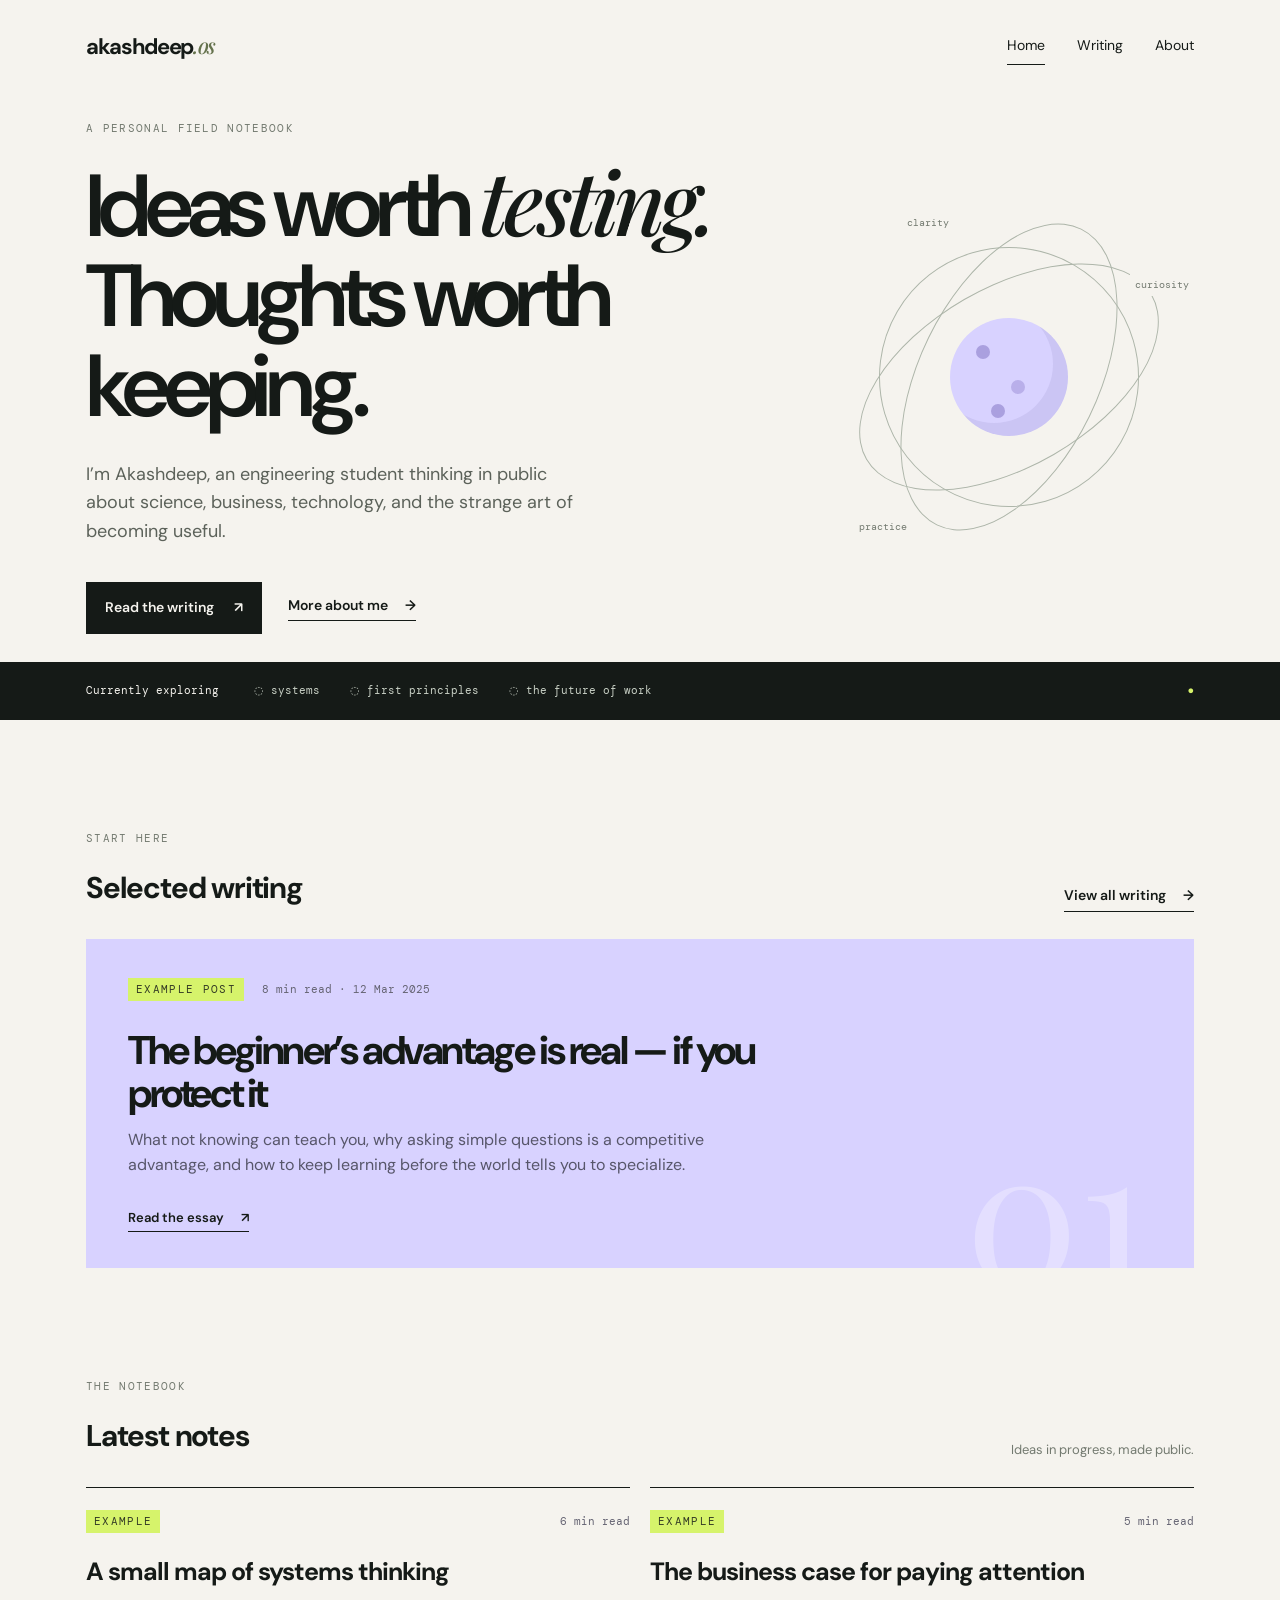
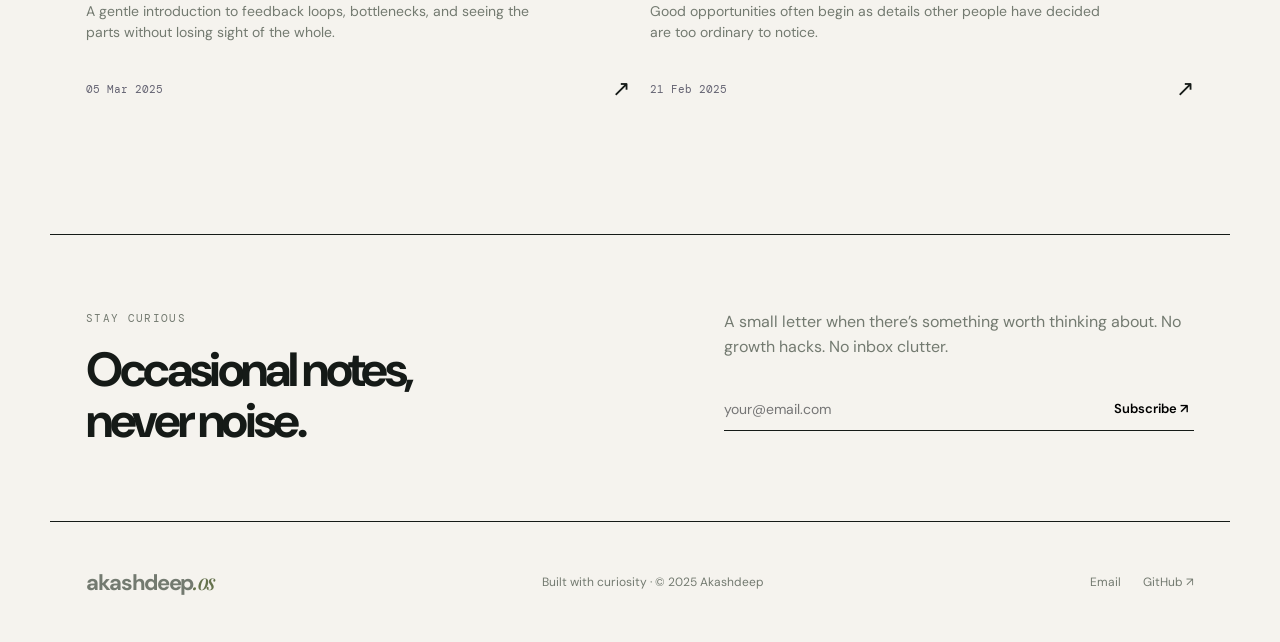
<file: index.html>
<!doctype html>
<html lang="en">
<head>
  <meta charset="utf-8">
  <meta name="viewport" content="width=device-width, initial-scale=1">
  <meta name="description" content="akashdeep.os — notes on science, thinking, business, and becoming."
  <title></title>
  <link rel="stylesheet" href="styles.css">
  <link rel="icon" href="data:image/svg+xml,%3Csvg xmlns='http://www.w3.org/2000/svg' viewBox='0 0 100 100'%3E%3Crect width='100' height='100' rx='22' fill='%23151a17'/%3E%3Ctext x='50' y='67' font-size='58' text-anchor='middle' fill='%23d6f36b'%3Ea%3C/text%3E%3C/svg%3E">
</head>
<body>
  <header class="site-header">
    <a class="wordmark" href="index.html" aria-label="akashdeep.os home"><span>akashdeep</span><b>.os</b></a>
    <nav aria-label="Main navigation"><a class="active" href="index.html">Home</a><a href="blog.html">Writing</a><a href="about.html">About</a></nav>
  </header>

  <main>
    <section class="hero wrap">
      <div class="hero-copy">
        <p class="eyebrow">A personal field notebook</p>
        <h1>Ideas worth <em>testing.</em><br>Thoughts worth keeping.</h1>
        <p class="lede">I’m Akashdeep, an engineering student thinking in public about science, business, technology, and the strange art of becoming useful.</p>
        <div class="hero-actions"><a class="button button-dark" href="blog.html">Read the writing <span>↗</span></a><a class="text-link" href="about.html">More about me <span>→</span></a></div>
      </div>
      <div class="orbit-art" aria-hidden="true"><div class="orbit orbit-a"></div><div class="orbit orbit-b"></div><div class="orbit orbit-c"></div><div class="planet"></div><span class="orbit-label label-a">curiosity</span><span class="orbit-label label-b">practice</span><span class="orbit-label label-c">clarity</span></div>
    </section>

    <section class="signal-bar"><div class="wrap signal-inner"><span>Currently exploring</span><div class="signals"><span>◌ systems</span><span>◌ first principles</span><span>◌ the future of work</span></div><span class="signal-dot">●</span></div></section>

    <section class="featured wrap">
      <div class="section-heading"><div><p class="eyebrow">Start here</p><h2>Selected writing</h2></div><a class="text-link" href="blog.html">View all writing <span>→</span></a></div>
      <article class="feature-card"><div class="feature-meta"><span class="tag">EXAMPLE POST</span><span>8 min read · 12 Mar 2025</span></div><h3>The beginner’s advantage is real — if you protect it</h3><p>What not knowing can teach you, why asking simple questions is a competitive advantage, and how to keep learning before the world tells you to specialize.</p><a class="arrow-link" href="post.html">Read the essay <span>↗</span></a><div class="feature-number">01</div></article>
    </section>

    <section class="latest wrap"><div class="section-heading"><div><p class="eyebrow">The notebook</p><h2>Latest notes</h2></div><span class="muted">Ideas in progress, made public.</span></div><div id="latest-posts" class="post-grid"></div></section>

    <section class="newsletter wrap"><div><p class="eyebrow">Stay curious</p><h2>Occasional notes,<br>never noise.</h2></div><div class="newsletter-copy"><p>A small letter when there’s something worth thinking about. No growth hacks. No inbox clutter.</p><form onsubmit="return subscribe(event)"><label class="sr-only" for="email">Email address</label><input id="email" type="email" placeholder="your@email.com" required><button type="submit">Subscribe <span>↗</span></button></form><p id="form-note" class="form-note" aria-live="polite"></p></div></section>
  </main>
  <footer class="site-footer wrap"><a class="wordmark" href="index.html"><span>akashdeep</span><b>.os</b></a><p>Built with curiosity · © 2025 Akashdeep</p><div class="footer-links"><a href="mailto:hello@akashdeep.os">Email</a><a href="https://github.com" target="_blank" rel="noreferrer">GitHub ↗</a></div></footer>
  <script src="posts.js"></script><script src="script.js"></script>
</body>
</html>
</file>
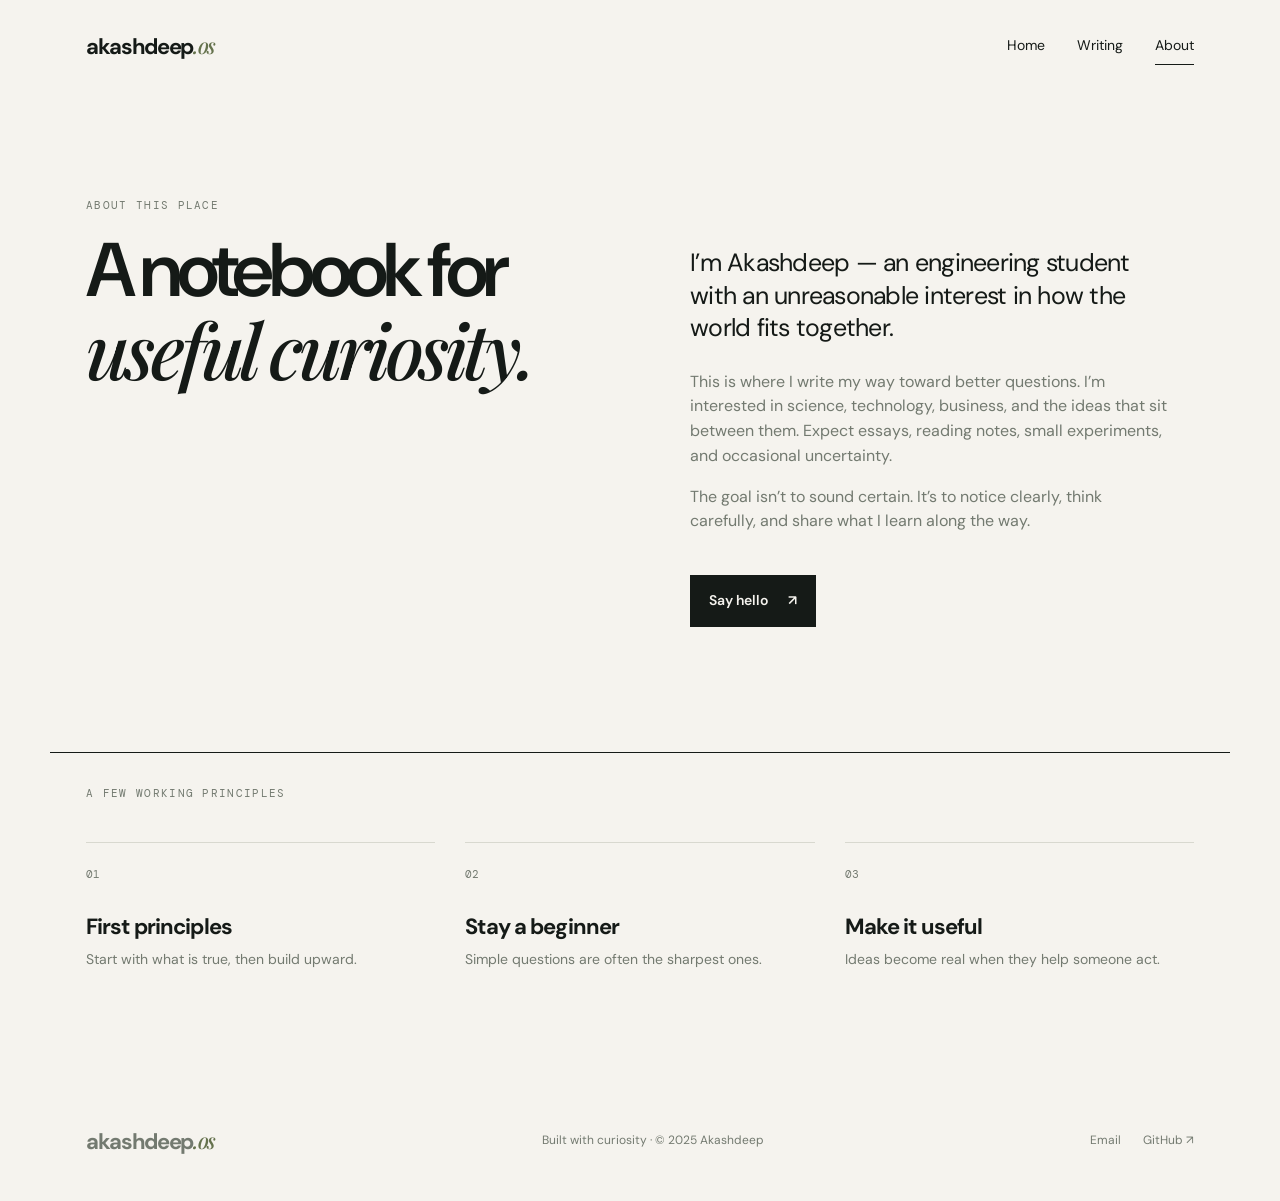
<file: about.html>
<!doctype html>
<html lang="en"><head><meta charset="utf-8"><meta name="viewport" content="width=device-width, initial-scale=1"><meta name="description" content="About Akashdeep and akashdeep.os"><title>About — akashdeep.os</title><link rel="stylesheet" href="styles.css"></head>
<body><header class="site-header"><a class="wordmark" href="index.html"><span>akashdeep</span><b>.os</b></a><nav aria-label="Main navigation"><a href="index.html">Home</a><a href="blog.html">Writing</a><a class="active" href="about.html">About</a></nav></header><main><section class="about-layout wrap"><div><p class="eyebrow">About this place</p><h1>A notebook for <em>useful curiosity.</em></h1></div><div class="about-copy"><p class="large-copy">I’m Akashdeep — an engineering student with an unreasonable interest in how the world fits together.</p><p>This is where I write my way toward better questions. I’m interested in science, technology, business, and the ideas that sit between them. Expect essays, reading notes, small experiments, and occasional uncertainty.</p><p>The goal isn’t to sound certain. It’s to notice clearly, think carefully, and share what I learn along the way.</p><a class="button button-dark" href="mailto:hello@akashdeep.os">Say hello <span>↗</span></a></div></section><section class="principles wrap"><p class="eyebrow">A few working principles</p><div class="principle-grid"><div><span>01</span><h3>First principles</h3><p>Start with what is true, then build upward.</p></div><div><span>02</span><h3>Stay a beginner</h3><p>Simple questions are often the sharpest ones.</p></div><div><span>03</span><h3>Make it useful</h3><p>Ideas become real when they help someone act.</p></div></div></section></main><footer class="site-footer wrap"><a class="wordmark" href="index.html"><span>akashdeep</span><b>.os</b></a><p>Built with curiosity · © 2025 Akashdeep</p><div class="footer-links"><a href="mailto:hello@akashdeep.os">Email</a><a href="https://github.com" target="_blank" rel="noreferrer">GitHub ↗</a></div></footer></body></html>
</file>
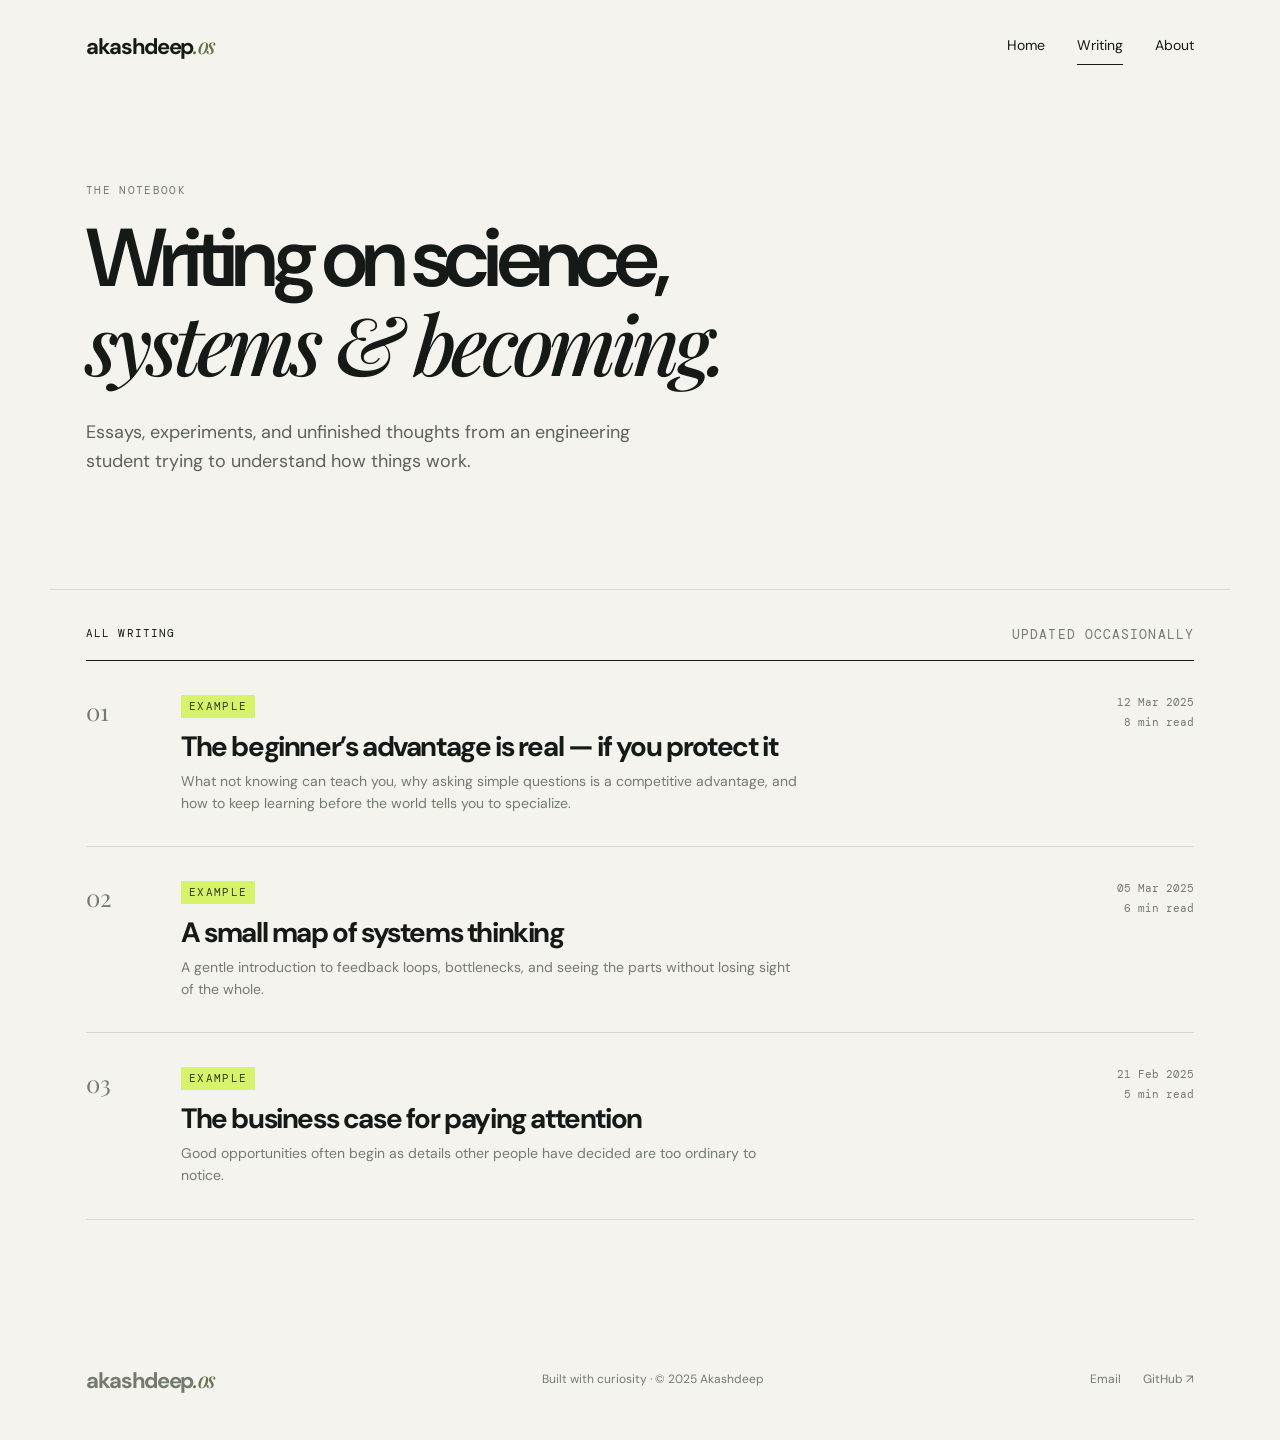
<file: blog.html>
<!doctype html>
<html lang="en"><head><meta charset="utf-8"><meta name="viewport" content="width=device-width, initial-scale=1"><meta name="description" content="Writing from akashdeep.os"><title>Writing — akashdeep.os</title><link rel="stylesheet" href="styles.css"></head>
<body><header class="site-header"><a class="wordmark" href="index.html"><span>akashdeep</span><b>.os</b></a><nav aria-label="Main navigation"><a href="index.html">Home</a><a class="active" href="blog.html">Writing</a><a href="about.html">About</a></nav></header><main><section class="page-intro wrap"><p class="eyebrow">The notebook</p><h1>Writing on science,<br><em>systems & becoming.</em></h1><p class="lede">Essays, experiments, and unfinished thoughts from an engineering student trying to understand how things work.</p></section><section class="archive wrap"><div class="archive-filter"><span>All writing</span><span class="muted">Updated occasionally</span></div><div id="archive-posts"></div></section></main><footer class="site-footer wrap"><a class="wordmark" href="index.html"><span>akashdeep</span><b>.os</b></a><p>Built with curiosity · © 2025 Akashdeep</p><div class="footer-links"><a href="mailto:hello@akashdeep.os">Email</a><a href="https://github.com" target="_blank" rel="noreferrer">GitHub ↗</a></div></footer><script src="posts.js"></script><script src="script.js"></script></body></html>
</file>
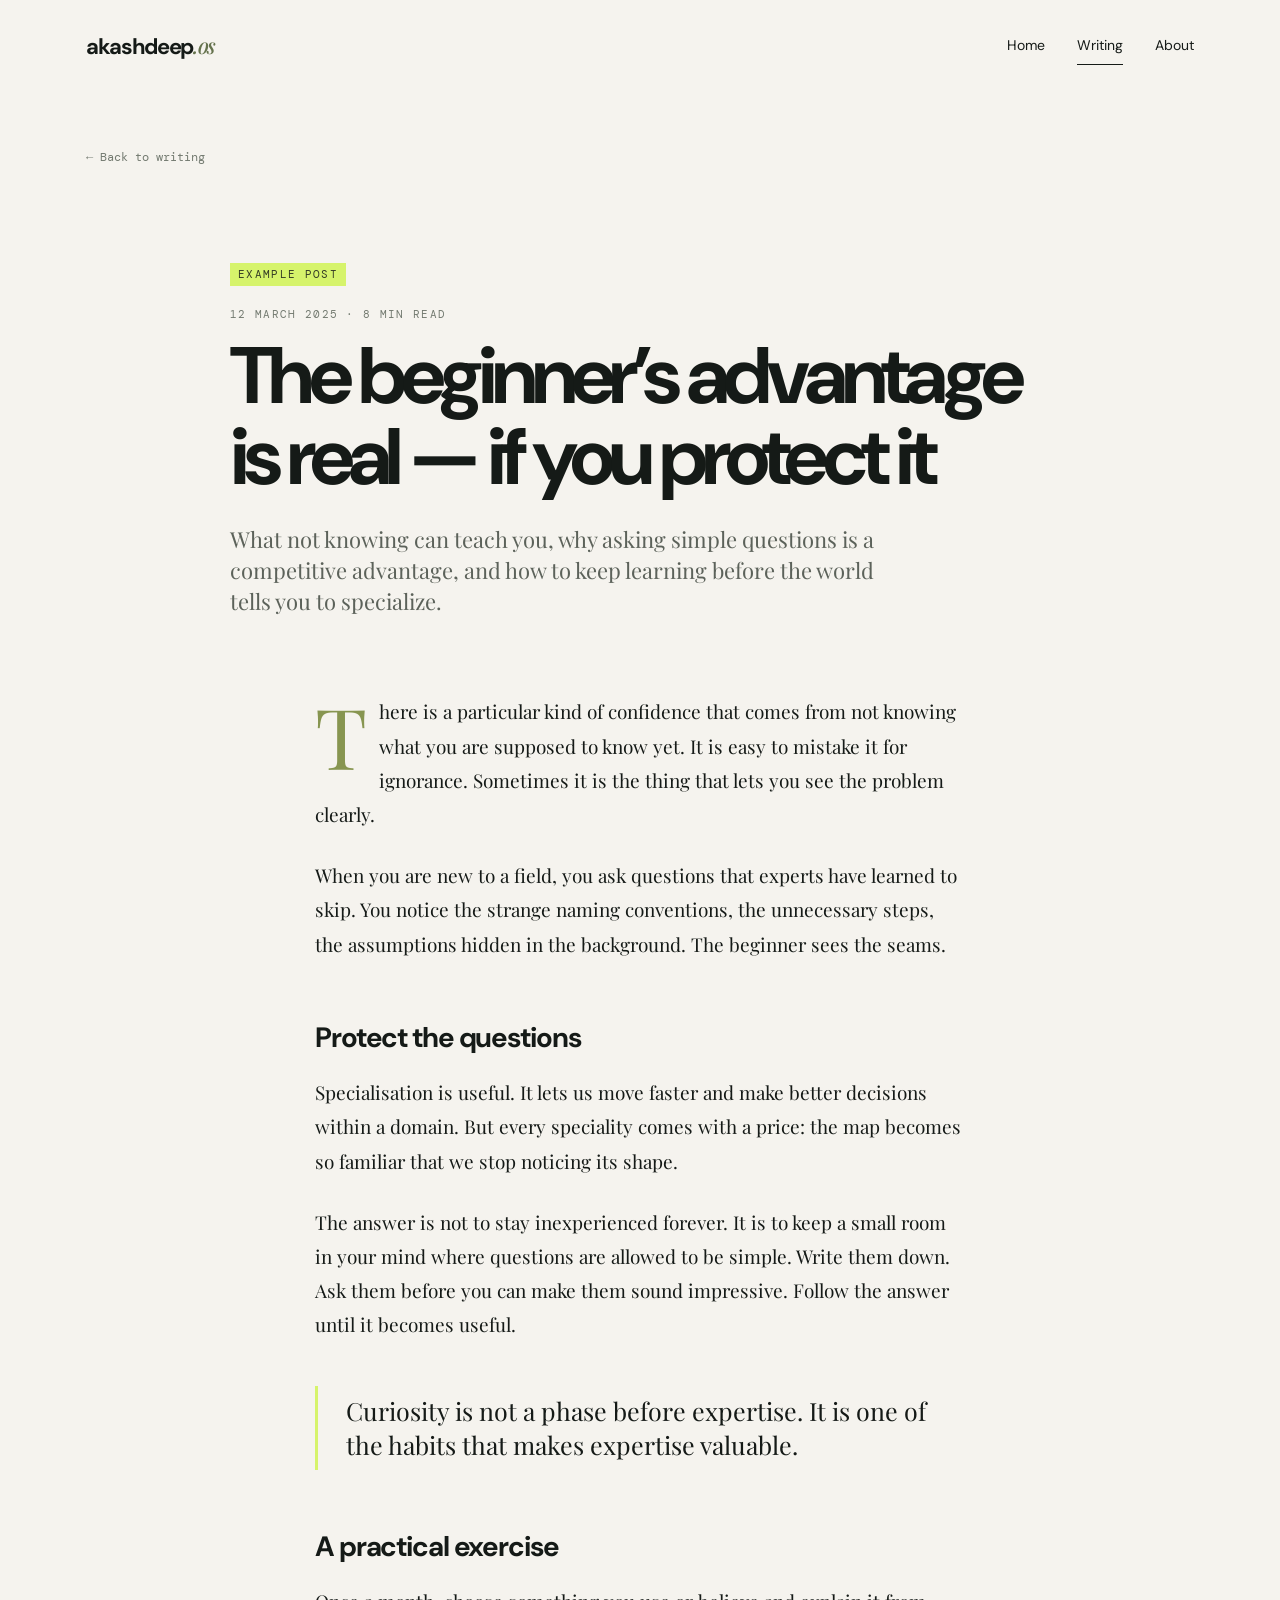
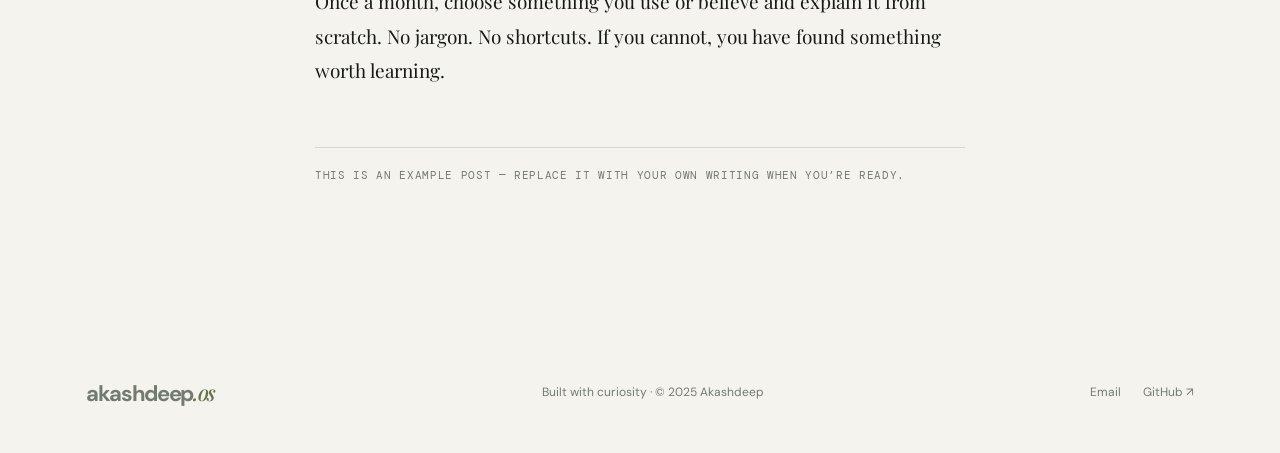
<file: post.html>
<!doctype html>
<html lang="en"><head><meta charset="utf-8"><meta name="viewport" content="width=device-width, initial-scale=1"><meta name="description" content="The beginner’s advantage is real — if you protect it"><title>The beginner’s advantage — akashdeep.os</title><link rel="stylesheet" href="styles.css"></head>
<body><header class="site-header"><a class="wordmark" href="index.html"><span>akashdeep</span><b>.os</b></a><nav aria-label="Main navigation"><a href="index.html">Home</a><a class="active" href="blog.html">Writing</a><a href="about.html">About</a></nav></header><main><article class="essay wrap"><a class="back-link" href="blog.html">← Back to writing</a><div class="essay-head"><span class="tag">EXAMPLE POST</span><p class="eyebrow">12 March 2025 · 8 min read</p><h1>The beginner’s advantage is real — if you protect it</h1><p class="essay-dek">What not knowing can teach you, why asking simple questions is a competitive advantage, and how to keep learning before the world tells you to specialize.</p></div><div class="essay-body"><p class="dropcap">There is a particular kind of confidence that comes from not knowing what you are supposed to know yet. It is easy to mistake it for ignorance. Sometimes it is the thing that lets you see the problem clearly.</p><p>When you are new to a field, you ask questions that experts have learned to skip. You notice the strange naming conventions, the unnecessary steps, the assumptions hidden in the background. The beginner sees the seams.</p><h2>Protect the questions</h2><p>Specialisation is useful. It lets us move faster and make better decisions within a domain. But every speciality comes with a price: the map becomes so familiar that we stop noticing its shape.</p><p>The answer is not to stay inexperienced forever. It is to keep a small room in your mind where questions are allowed to be simple. Write them down. Ask them before you can make them sound impressive. Follow the answer until it becomes useful.</p><blockquote>Curiosity is not a phase before expertise. It is one of the habits that makes expertise valuable.</blockquote><h2>A practical exercise</h2><p>Once a month, choose something you use or believe and explain it from scratch. No jargon. No shortcuts. If you cannot, you have found something worth learning.</p><p class="end-note">This is an example post — replace it with your own writing when you’re ready.</p></div></article></main><footer class="site-footer wrap"><a class="wordmark" href="index.html"><span>akashdeep</span><b>.os</b></a><p>Built with curiosity · © 2025 Akashdeep</p><div class="footer-links"><a href="mailto:hello@akashdeep.os">Email</a><a href="https://github.com" target="_blank" rel="noreferrer">GitHub ↗</a></div></footer></body></html>
</file>
<file: styles.css>
@import url('https://fonts.googleapis.com/css2?family=DM+Mono:wght@400;500&family=DM+Sans:wght@400;500;600;700&family=Playfair+Display:ital,wght@0,500;0,600;1,500;1,600&display=swap');
:root{--ink:#151a17;--paper:#f5f3ee;--muted:#737a70;--line:#d8d8cf;--lime:#d6f36b;--lav:#d8d2ff;--serif:'Playfair Display',Georgia,serif;--sans:'DM Sans',Arial,sans-serif;--mono:'DM Mono',monospace}*{box-sizing:border-box}body{margin:0;background:var(--paper);color:var(--ink);font-family:var(--sans);line-height:1.55}a{color:inherit;text-decoration:none}a:hover{opacity:.7}.wrap{max-width:1180px;margin:0 auto;padding-left:36px;padding-right:36px}.site-header{height:92px;display:flex;align-items:center;justify-content:space-between;max-width:1180px;margin:auto;padding:0 36px}.wordmark{font-weight:700;letter-spacing:-.06em;font-size:22px}.wordmark b{font-family:var(--serif);font-style:italic;font-weight:500;color:#65724d}.site-header nav{display:flex;gap:32px;font-size:14px}.site-header nav a{padding:8px 0}.site-header nav a.active{border-bottom:1px solid var(--ink)}.eyebrow,.tag{font-family:var(--mono);font-size:11px;text-transform:uppercase;letter-spacing:.12em}.eyebrow{color:var(--muted);margin:0 0 18px}.tag{background:var(--lime);padding:6px 8px;display:inline-block;line-height:1;color:#343b25}.hero{min-height:570px;display:flex;align-items:center;justify-content:space-between;gap:60px}.hero-copy{max-width:690px}.hero h1,.page-intro h1,.about-layout h1{font-size:clamp(48px,7vw,88px);line-height:1.02;letter-spacing:-.07em;margin:0 0 28px;font-weight:600}.hero h1 em,.page-intro h1 em,.about-layout h1 em{font-family:var(--serif);font-weight:500;letter-spacing:-.06em}.lede{max-width:500px;color:#5c625a;font-size:18px;line-height:1.6}.hero-actions{display:flex;align-items:center;gap:26px;margin-top:36px}.button{display:inline-flex;gap:20px;align-items:center;padding:15px 19px;font-weight:600;font-size:14px}.button-dark{background:var(--ink);color:var(--paper)}.text-link{font-size:14px;font-weight:600;border-bottom:1px solid var(--ink);padding-bottom:4px}.text-link span,.arrow-link span{margin-left:14px}.orbit-art{width:370px;height:370px;position:relative;flex:none}.orbit{position:absolute;border:1px solid #aeb6aa;border-radius:50%;transform:rotate(-30deg)}.orbit-a{width:330px;height:180px;top:95px;left:20px}.orbit-b{width:260px;height:260px;top:55px;left:55px;transform:rotate(52deg)}.orbit-c{width:180px;height:330px;top:20px;left:95px;transform:rotate(26deg)}.planet{position:absolute;width:118px;height:118px;border-radius:50%;background:var(--lav);top:126px;left:126px;box-shadow:inset -15px -13px 0 rgba(107,97,166,.12)}.planet:after{content:'';position:absolute;width:14px;height:14px;border-radius:50%;background:#aaa0df;top:27px;left:26px;box-shadow:35px 35px 0 #b9afea,15px 59px 0 #aaa0df}.orbit-label{position:absolute;font-family:var(--mono);font-size:10px;color:var(--muted);background:var(--paper);padding:3px 5px}.label-a{top:82px;right:0}.label-b{bottom:25px;left:30px}.label-c{top:20px;left:78px}.signal-bar{background:var(--ink);color:var(--paper);font-family:var(--mono);font-size:11px}.signal-inner{min-height:58px;display:flex;align-items:center;gap:35px}.signals{display:flex;gap:30px;color:#c8d0c5}.signal-dot{color:var(--lime);margin-left:auto}.featured,.latest{padding-top:110px}.section-heading{display:flex;justify-content:space-between;align-items:end;margin-bottom:27px}.section-heading h2{font-size:30px;letter-spacing:-.04em;margin:0}.muted{color:var(--muted);font-size:13px}.feature-card{background:var(--lav);padding:39px 42px;min-height:300px;position:relative;overflow:hidden}.feature-meta,.post-card-top,.post-card-bottom{font-family:var(--mono);font-size:11px;color:#656473;display:flex;gap:18px;align-items:center}.feature-card h3{max-width:680px;font-size:40px;letter-spacing:-.06em;line-height:1.08;margin:28px 0 13px}.feature-card p{max-width:630px;color:#57566a;margin:0 0 27px}.arrow-link{font-size:13px;font-weight:600;border-bottom:1px solid var(--ink);padding-bottom:5px}.feature-number{position:absolute;right:45px;bottom:-35px;font-family:var(--serif);font-size:190px;color:rgba(255,255,255,.3);line-height:1}.latest{padding-bottom:110px}.post-grid{display:grid;grid-template-columns:repeat(2,1fr);gap:20px}.post-card{border-top:1px solid var(--ink);padding:22px 0 18px}.post-card-top{justify-content:space-between}.post-card h3{font-size:25px;line-height:1.15;letter-spacing:-.04em;margin:25px 0 10px}.post-card p{color:var(--muted);font-size:14px;max-width:450px}.post-card-bottom{justify-content:space-between;margin-top:28px}.post-card-bottom a{font-size:22px;color:var(--ink)}.newsletter{border-top:1px solid var(--ink);border-bottom:1px solid var(--ink);padding-top:75px;padding-bottom:75px;display:flex;justify-content:space-between;gap:80px}.newsletter h2{font-size:48px;line-height:1.05;letter-spacing:-.07em;margin:0}.newsletter-copy{max-width:470px}.newsletter-copy p{color:var(--muted);margin-top:0}.newsletter form{display:flex;border-bottom:1px solid var(--ink);margin-top:28px}.newsletter input{background:none;border:0;padding:12px 0;flex:1;font:14px var(--sans);outline:0}.newsletter button{border:0;background:none;font:600 13px var(--sans);cursor:pointer}.form-note{font-size:12px!important;margin-top:10px!important;color:#65724d!important}.site-footer{display:flex;align-items:center;justify-content:space-between;padding-top:42px;padding-bottom:42px;font-size:12px;color:var(--muted)}.site-footer p{margin:0}.footer-links{display:flex;gap:22px}.page-intro{padding-top:90px;padding-bottom:95px;border-bottom:1px solid var(--line)}.page-intro h1{font-size:clamp(50px,7vw,82px);max-width:800px}.page-intro .lede{max-width:600px}.archive{padding-top:35px;padding-bottom:100px}.archive-filter{display:flex;justify-content:space-between;border-bottom:1px solid var(--ink);padding-bottom:15px;font-family:var(--mono);font-size:11px;text-transform:uppercase;letter-spacing:.1em}.archive-row{display:grid;grid-template-columns:70px 1fr 150px;gap:25px;padding:32px 0;border-bottom:1px solid var(--line)}.archive-index{font-family:var(--serif);font-size:24px;color:var(--muted)}.archive-row h2{font-size:28px;letter-spacing:-.05em;line-height:1.1;margin:14px 0 8px}.archive-row p{color:var(--muted);font-size:14px;max-width:620px;margin:0}.archive-date{font:11px var(--mono);color:var(--muted);text-align:right;line-height:1.8}.about-layout{display:grid;grid-template-columns:1fr 1fr;gap:100px;padding-top:105px;padding-bottom:125px}.about-layout h1{font-size:clamp(50px,6vw,76px)}.about-copy{padding-top:25px;max-width:480px}.about-copy p{color:var(--muted);font-size:16px}.about-copy .large-copy{font-size:25px;line-height:1.3;color:var(--ink);letter-spacing:-.03em}.about-copy .button{margin-top:25px}.principles{border-top:1px solid var(--ink);padding-top:32px;padding-bottom:110px}.principle-grid{display:grid;grid-template-columns:repeat(3,1fr);gap:30px;margin-top:40px}.principle-grid div{border-top:1px solid var(--line);padding-top:18px}.principle-grid span{font:11px var(--mono);color:var(--muted)}.principle-grid h3{font-size:22px;letter-spacing:-.04em;margin:24px 0 5px}.principle-grid p{color:var(--muted);font-size:14px;margin:0}.essay{padding-top:52px;padding-bottom:120px}.back-link{font:12px var(--mono);color:var(--muted)}.essay-head{max-width:820px;margin:92px auto 78px}.essay-head .eyebrow{margin:20px 0 13px}.essay-head h1{font-size:clamp(48px,6.5vw,80px);line-height:1.02;letter-spacing:-.07em;margin:0}.essay-dek{font-family:var(--serif);font-size:22px;line-height:1.4;color:#5c625a;max-width:650px;margin-top:25px}.essay-body{max-width:650px;margin:auto;font-family:var(--serif);font-size:19px;line-height:1.8}.essay-body p{margin:0 0 27px}.dropcap:first-letter{float:left;font-size:84px;line-height:.75;padding:10px 12px 0 0;color:#879550}.essay-body h2{font-family:var(--sans);font-size:28px;letter-spacing:-.04em;margin:52px 0 12px}.essay-body blockquote{border-left:3px solid var(--lime);margin:45px 0;padding:8px 0 8px 28px;font-size:25px;line-height:1.35}.end-note{font-family:var(--mono);font-size:11px;text-transform:uppercase;letter-spacing:.06em;color:var(--muted);border-top:1px solid var(--line);padding-top:18px;margin-top:60px!important}.sr-only{position:absolute;width:1px;height:1px;padding:0;margin:-1px;overflow:hidden;clip:rect(0,0,0,0);white-space:nowrap;border:0}
@media(max-width:700px){.wrap{padding-left:22px;padding-right:22px}.site-header{height:76px;padding:0 22px}.site-header nav{gap:16px;font-size:12px}.hero{min-height:auto;padding-top:70px;padding-bottom:76px;display:block}.hero h1{font-size:53px}.hero .lede{font-size:16px}.orbit-art{width:280px;height:280px;margin:60px auto 0;transform:scale(.82)}.signal-inner{gap:14px;min-height:72px;flex-wrap:wrap;padding-top:14px;padding-bottom:14px}.signals{gap:12px;flex-wrap:wrap}.signal-dot{display:none}.featured,.latest{padding-top:75px}.section-heading{align-items:start;gap:20px}.section-heading .text-link{display:none}.feature-card{padding:27px 24px}.feature-card h3{font-size:31px}.feature-number{right:15px;font-size:130px}.post-grid{grid-template-columns:1fr}.newsletter{padding-top:55px;padding-bottom:55px;display:block}.newsletter h2{font-size:40px;margin-bottom:35px}.site-footer{display:grid;gap:20px;padding-top:30px;padding-bottom:30px}.page-intro{padding-top:65px;padding-bottom:65px}.page-intro h1{font-size:51px}.archive{padding-bottom:70px}.archive-row{grid-template-columns:35px 1fr;gap:12px}.archive-date{grid-column:2;text-align:left}.about-layout{display:block;padding-top:70px;padding-bottom:75px}.about-copy{padding-top:20px}.principle-grid{grid-template-columns:1fr;gap:24px}.principles{padding-bottom:70px}.essay{padding-top:35px}.essay-head{margin:65px auto 55px}.essay-head h1{font-size:50px}.essay-body{font-size:18px}.essay-body blockquote{font-size:22px}}
</file>
